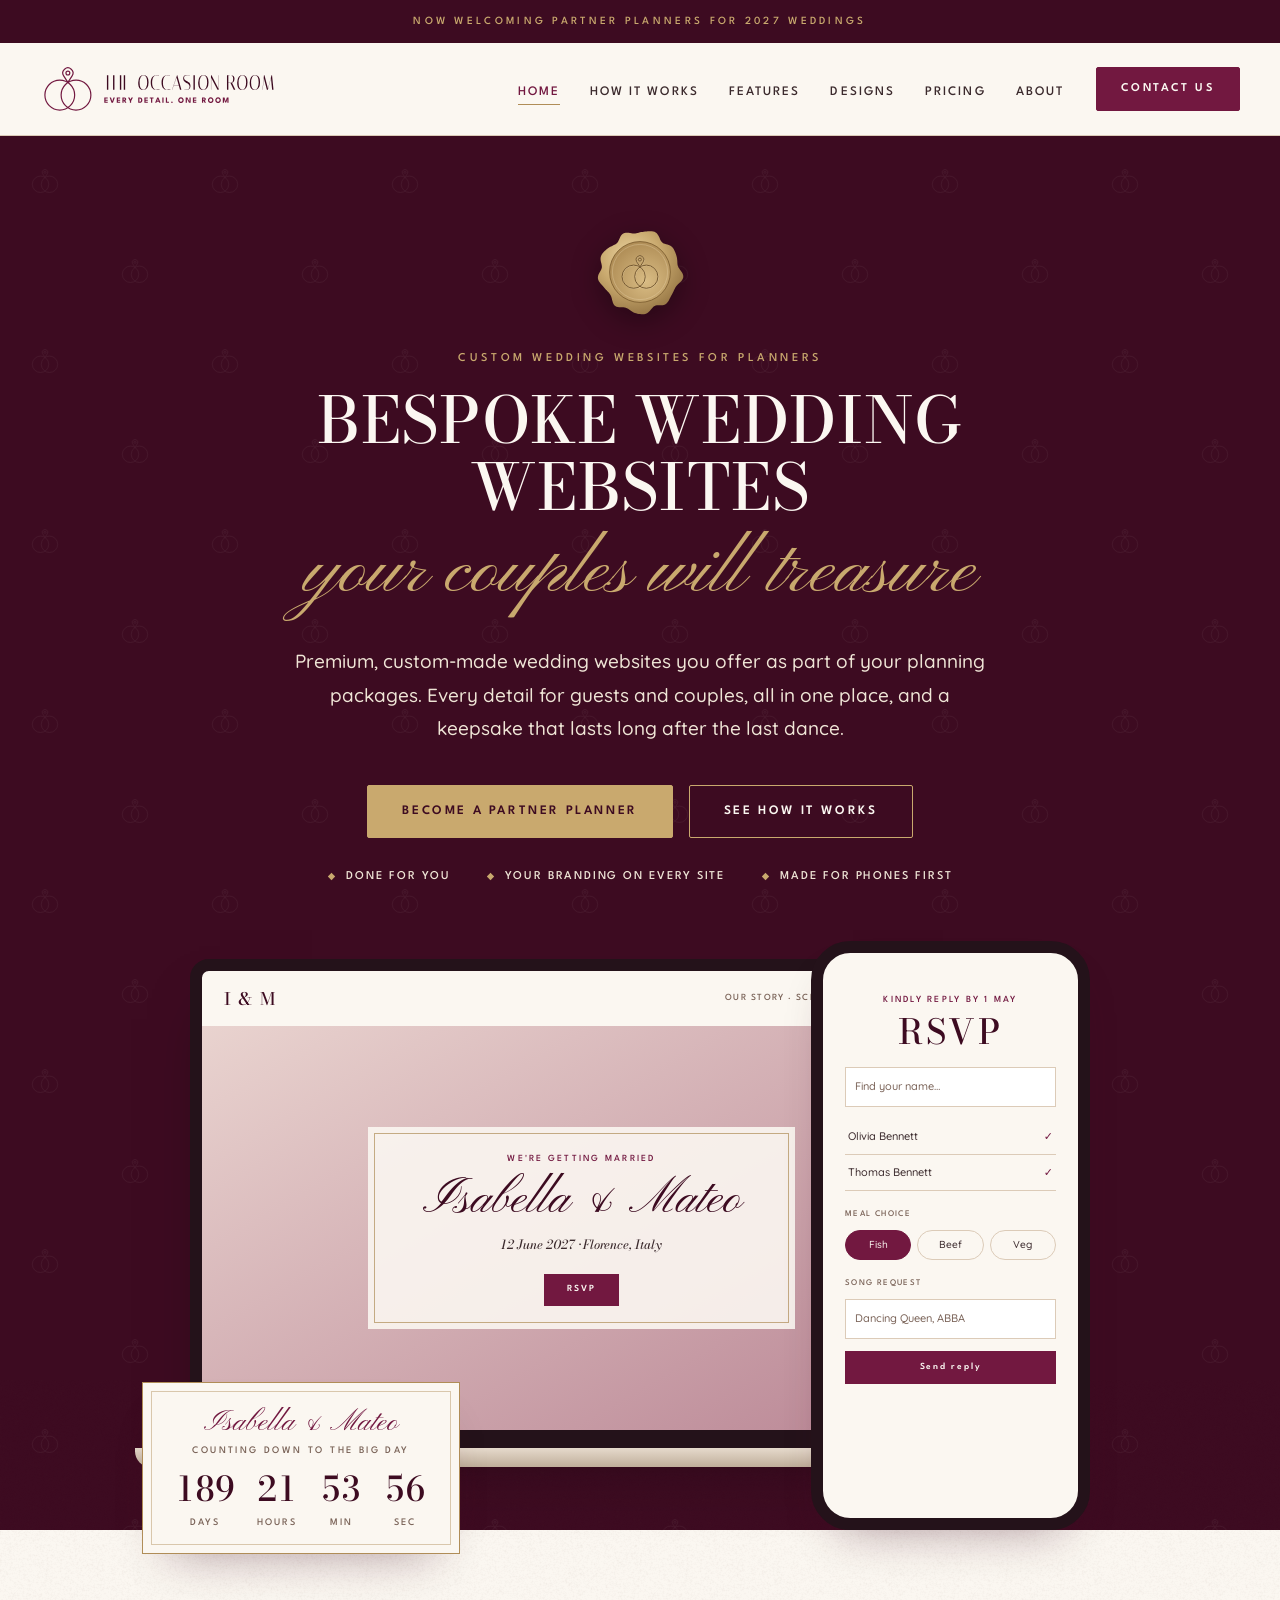
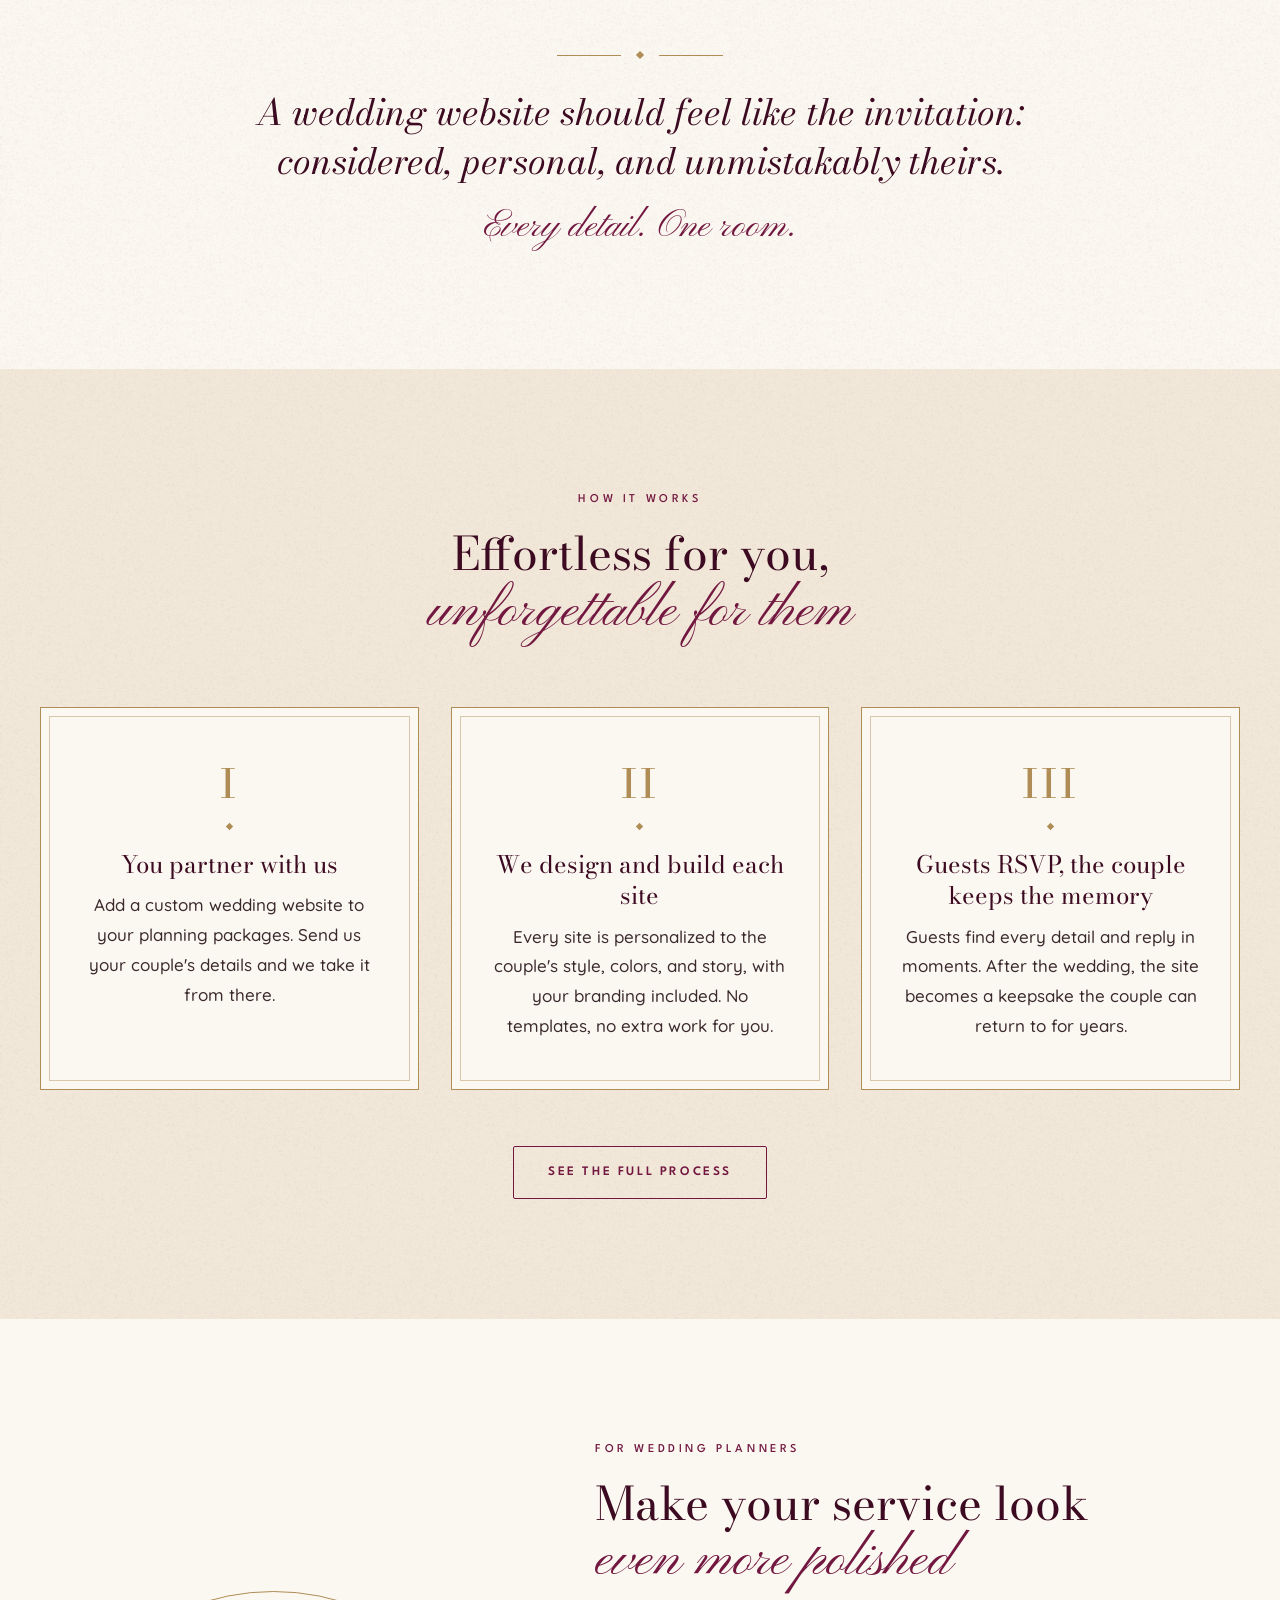
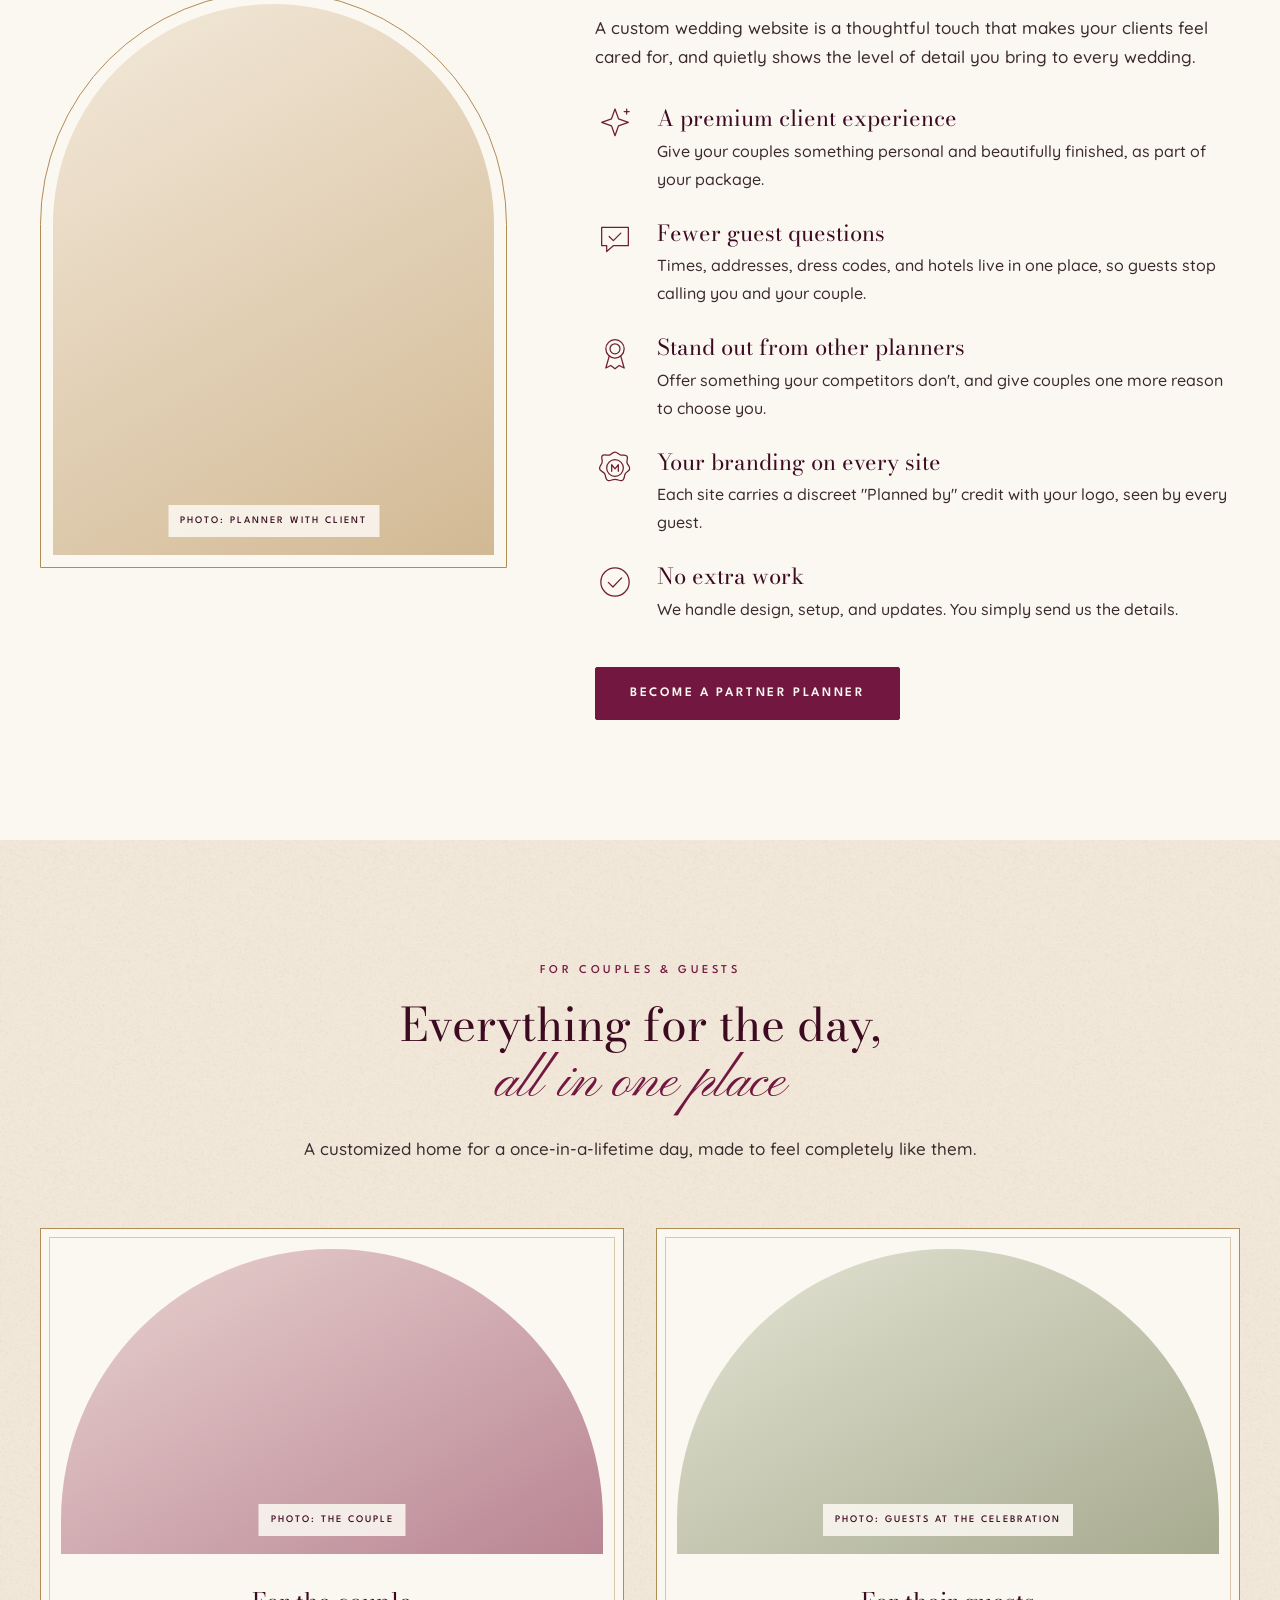
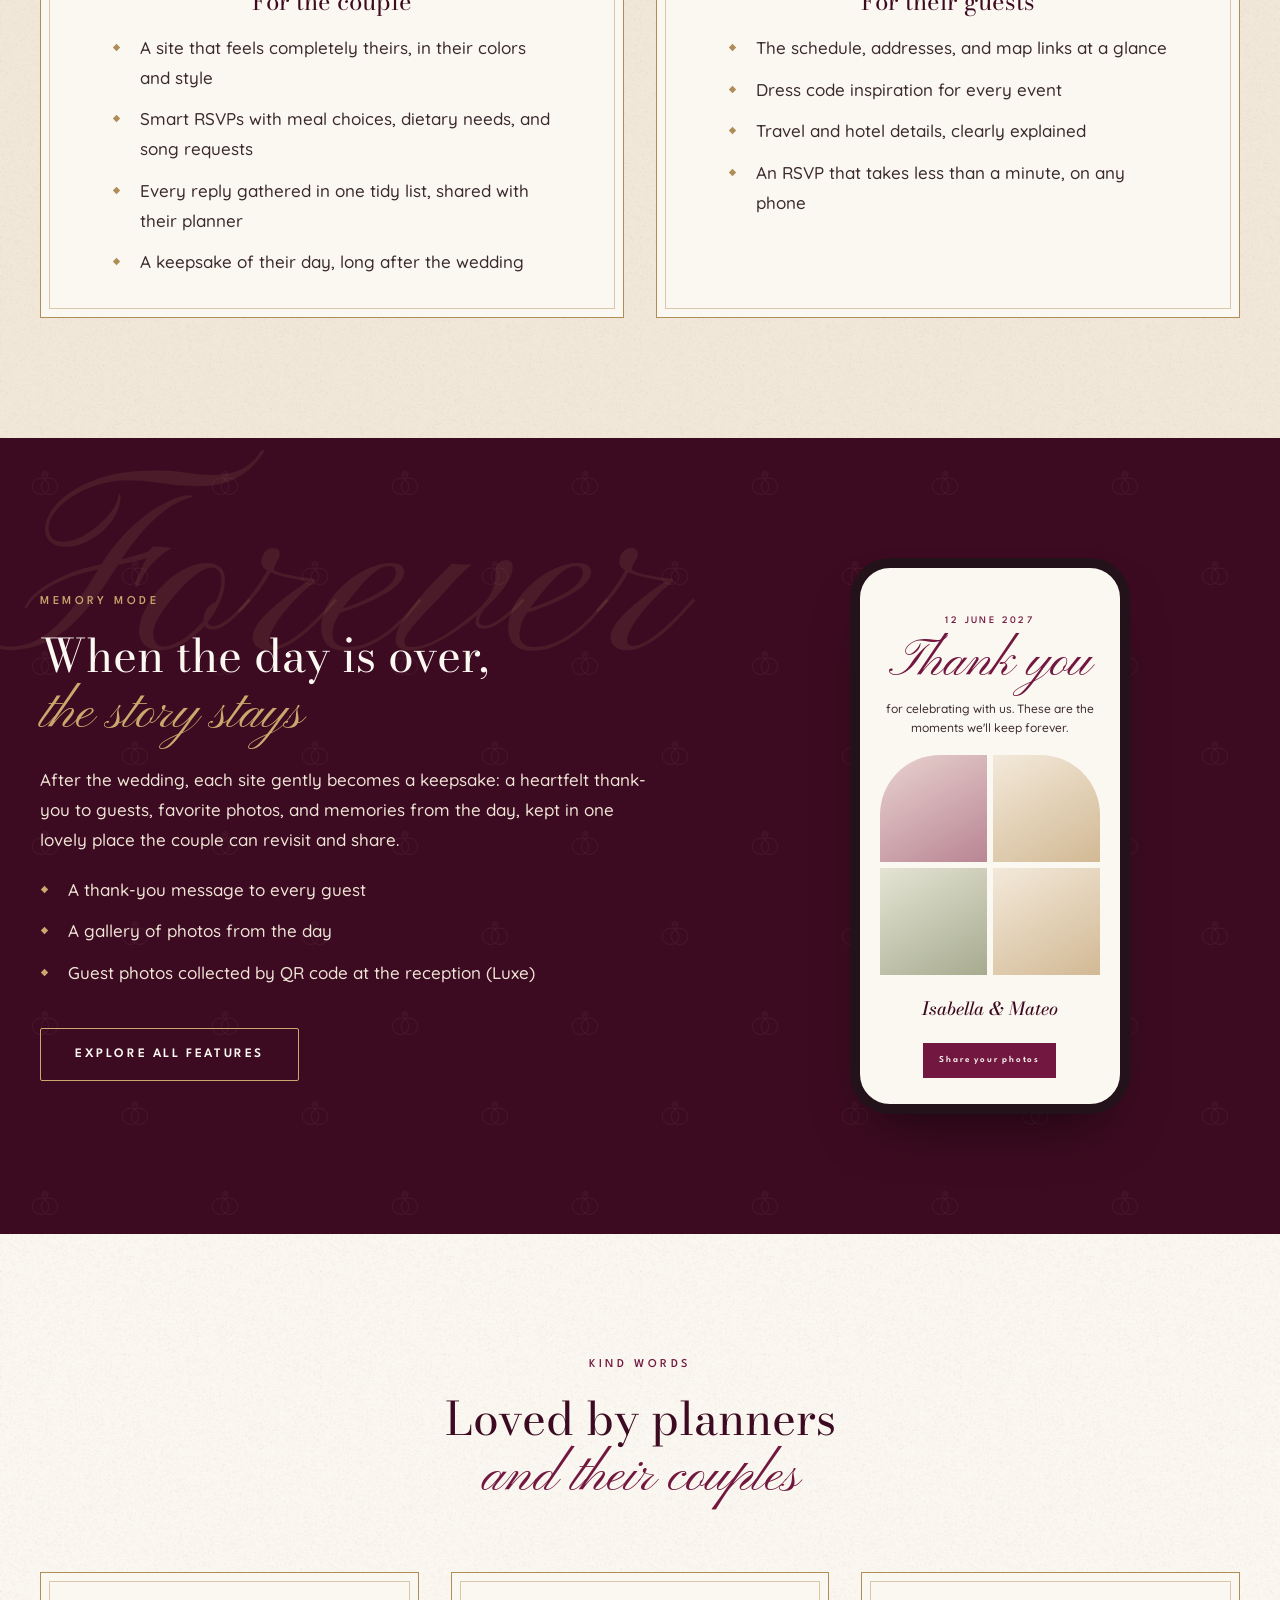
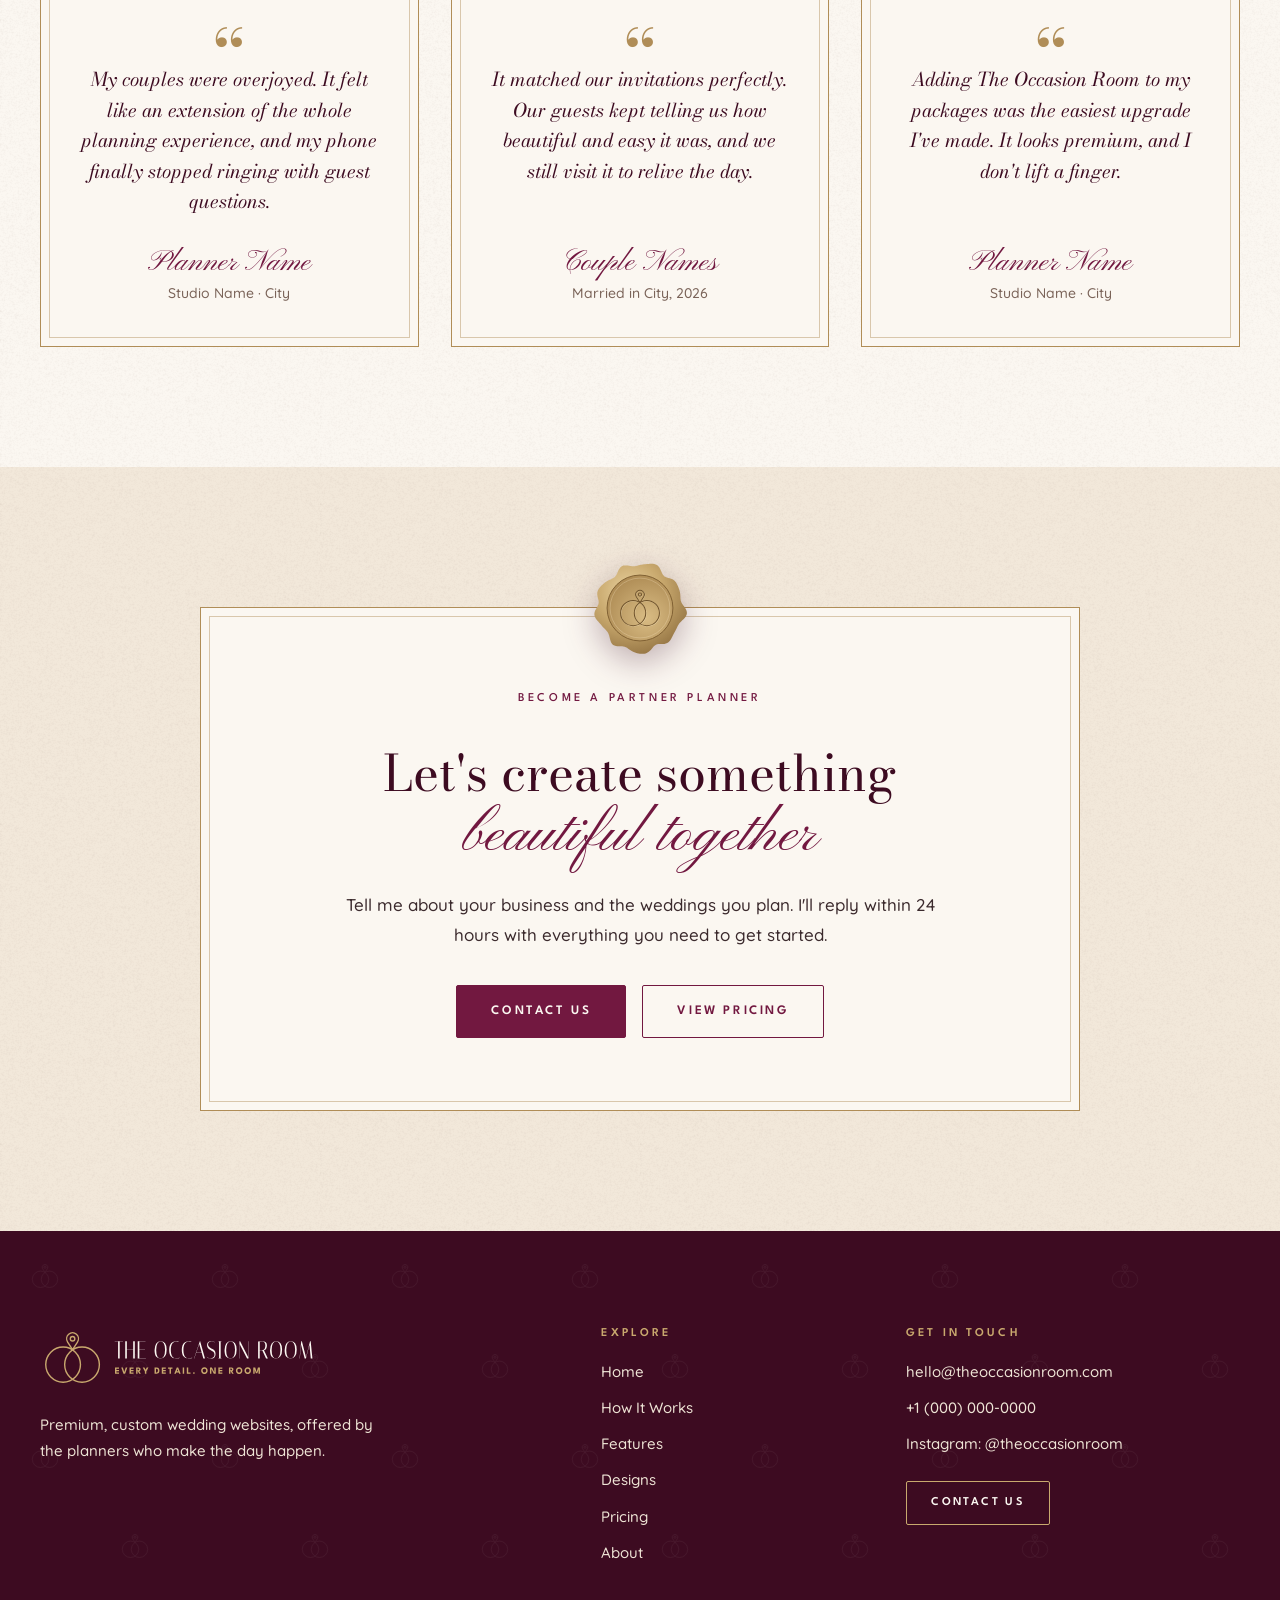
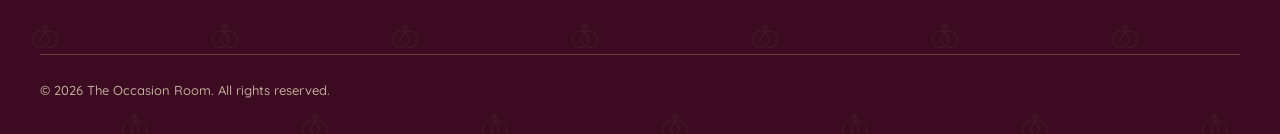
<file: prototype/index.html>
<!doctype html>
<html lang="en">
<head>
  <meta charset="utf-8">
  <meta name="viewport" content="width=device-width, initial-scale=1">
  <title>The Occasion Room | Custom Wedding Websites for Planners</title>
  <meta name="description" content="Premium, custom wedding websites that wedding planners offer their couples. Every detail in one place, and a keepsake that lasts.">
  <link rel="icon" href="assets/logo/favicon.svg">
  <link rel="stylesheet" href="css/style.css">
</head>
<body>

<a class="skip-link" href="#main">Skip to content</a>

<!-- ============================================================
     TOP BAR  (Elementor: part of the Header template)
     ============================================================ -->
<div class="top-bar">
  <p>Now welcoming partner planners for 2027 weddings</p>
</div>

<!-- ============================================================
     HEADER  (Elementor: Theme Builder > Header, sticky)
     Row: Logo (Image) | Nav Menu (6 items) | Button "Contact Us"
     ============================================================ -->
<header class="site-header">
  <div class="container header-inner">
    <a class="header-logo" href="index.html" aria-label="The Occasion Room, home">
      <img src="assets/logo/rings-horizontal.svg" alt="The Occasion Room: Every detail. One room" width="240" height="52">
    </a>

    <nav class="main-nav" id="main-nav" aria-label="Main">
      <ul>
        <li><a href="index.html" aria-current="page">Home</a></li>
        <li><a href="how-it-works.html">How It Works</a></li>
        <li><a href="features.html">Features</a></li>
        <li><a href="designs.html">Designs</a></li>
        <li><a href="pricing.html">Pricing</a></li>
        <li><a href="about.html">About</a></li>
      </ul>
      <a class="btn btn-primary nav-mobile-cta" href="contact.html">Contact Us</a>
    </nav>

    <a class="btn btn-primary btn-sm header-cta" href="contact.html">Contact Us</a>

    <button class="menu-toggle" type="button" aria-expanded="false" aria-controls="main-nav">
      <span class="menu-toggle-bars" aria-hidden="true"></span>
      <span class="menu-toggle-label">Menu</span>
    </button>
  </div>
</header>

<main id="main">

<!-- ============================================================
     SECTION 1: HERO
     Deep Wine + rings pattern. Centered text column, then the device
     mockup, which overlaps into the next section on desktop.
     ============================================================ -->
<section class="hero bg-wine" aria-labelledby="hero-title">
  <div class="container hero-inner">
    <img class="hero-seal" src="assets/images/wax-seal.svg" alt="" width="96" height="96">
    <p class="eyebrow eyebrow-gold">Custom wedding websites for planners</p>
    <h1 id="hero-title">Bespoke wedding websites <span class="script">your couples will treasure</span></h1>
    <p class="lead">Premium, custom-made wedding websites you offer as part of your planning packages. Every detail for guests and couples, all in one place, and a keepsake that lasts long after the last dance.</p>
    <div class="btn-row btn-row-center">
      <a class="btn btn-gold" href="contact.html">Become a Partner Planner</a>
      <a class="btn btn-light" href="how-it-works.html">See How It Works</a>
    </div>
    <ul class="trust-points">
      <li>Done for you</li>
      <li>Your branding on every site</li>
      <li>Made for phones first</li>
    </ul>
  </div>

  <div class="container hero-visual-wrap">
    <div class="hero-visual">
      <!-- Device mockup: exported as one image for Elementor (assets/images/hero-mockup.png) -->
      <div class="devices" role="img" aria-label="A sample wedding website for Isabella and Mateo, shown on a laptop and a phone">
        <div class="laptop">
          <div class="laptop-screen">
            <div class="mini-site">
              <div class="mini-nav"><span class="mini-mono">I &amp; M</span><span class="mini-links">Our Story · Schedule · Travel · RSVP</span></div>
              <div class="mini-hero photo photo-rose">
                <div class="mini-hero-text">
                  <p class="mini-kicker">We're getting married</p>
                  <p class="mini-names">Isabella &amp; Mateo</p>
                  <p class="mini-date">12 June 2027 · Florence, Italy</p>
                  <span class="mini-btn">RSVP</span>
                </div>
              </div>
            </div>
          </div>
          <div class="laptop-base"></div>
        </div>
        <div class="phone">
          <div class="phone-screen">
            <p class="mini-kicker">Kindly reply by 1 May</p>
            <p class="phone-title">RSVP</p>
            <div class="phone-field">Find your name…</div>
            <div class="phone-guest"><span>Olivia Bennett</span><span class="tick">✓</span></div>
            <div class="phone-guest"><span>Thomas Bennett</span><span class="tick">✓</span></div>
            <p class="phone-label">Meal choice</p>
            <div class="phone-pill-row"><span class="phone-pill is-on">Fish</span><span class="phone-pill">Beef</span><span class="phone-pill">Veg</span></div>
            <p class="phone-label">Song request</p>
            <div class="phone-field">Dancing Queen, ABBA</div>
            <span class="mini-btn mini-btn-block">Send reply</span>
          </div>
        </div>
      </div>

      <!-- Live countdown card (Elementor: Countdown widget inside an invitation-style card) -->
      <div class="countdown-card framed" aria-label="Live countdown to Isabella and Mateo's wedding">
        <p class="countdown-label">Isabella &amp; Mateo</p>
        <p class="countdown-sub">Counting down to the big day</p>
        <div class="countdown" data-countdown="2027-06-12T16:00:00">
          <div><span data-unit="days">000</span><small>Days</small></div>
          <div><span data-unit="hours">00</span><small>Hours</small></div>
          <div><span data-unit="minutes">00</span><small>Min</small></div>
          <div><span data-unit="seconds">00</span><small>Sec</small></div>
        </div>
      </div>
    </div>
  </div>
</section>

<!-- ============================================================
     SECTION 2: STATEMENT
     Ivory + paper texture. One centered editorial sentence.
     ============================================================ -->
<section class="section statement texture" aria-label="Our philosophy">
  <div class="container statement-inner">
    <div class="ornament" aria-hidden="true"><span></span><img src="assets/icons/diamond.svg" alt="" width="10" height="10"><span></span></div>
    <p class="statement-text">A wedding website should feel like the invitation: considered, personal, and unmistakably theirs.</p>
    <p class="statement-sign script">Every detail. One room.</p>
  </div>
</section>

<!-- ============================================================
     SECTION 3: HOW IT WORKS (3 invitation cards)
     Champagne + paper texture
     ============================================================ -->
<section class="section bg-champagne texture" aria-labelledby="how-title">
  <div class="container">
    <div class="section-head">
      <p class="eyebrow">How it works</p>
      <h2 id="how-title">Effortless for you, <span class="script">unforgettable for them</span></h2>
    </div>
    <ol class="steps">
      <li class="step framed">
        <span class="step-number" aria-hidden="true">I</span>
        <h3>You partner with us</h3>
        <p>Add a custom wedding website to your planning packages. Send us your couple's details and we take it from there.</p>
      </li>
      <li class="step framed">
        <span class="step-number" aria-hidden="true">II</span>
        <h3>We design and build each site</h3>
        <p>Every site is personalized to the couple's style, colors, and story, with your branding included. No templates, no extra work for you.</p>
      </li>
      <li class="step framed">
        <span class="step-number" aria-hidden="true">III</span>
        <h3>Guests RSVP, the couple keeps the memory</h3>
        <p>Guests find every detail and reply in moments. After the wedding, the site becomes a keepsake the couple can return to for years.</p>
      </li>
    </ol>
    <div class="section-foot">
      <a class="btn btn-secondary" href="how-it-works.html">See the Full Process</a>
    </div>
  </div>
</section>

<!-- ============================================================
     SECTION 4: FOR PLANNERS (5 benefits)
     2 columns (42% / 58%): arch photo left, heading + icon list right
     ============================================================ -->
<section class="section" aria-labelledby="planners-title">
  <div class="container split">
    <div class="split-media">
      <div class="arch-frame">
        <div class="photo photo-champagne arch-photo" role="img" aria-label="Photo placeholder: a wedding planner reviewing a couple's wedding website on a tablet">
          <span class="photo-note">Photo: planner with client</span>
        </div>
      </div>
    </div>
    <div class="split-copy">
      <p class="eyebrow">For wedding planners</p>
      <h2 id="planners-title">Make your service look <span class="script">even more polished</span></h2>
      <p>A custom wedding website is a thoughtful touch that makes your clients feel cared for, and quietly shows the level of detail you bring to every wedding.</p>
      <ul class="benefits">
        <li>
          <img src="assets/icons/sparkle.svg" alt="" width="40" height="40">
          <div><h3>A premium client experience</h3><p>Give your couples something personal and beautifully finished, as part of your package.</p></div>
        </li>
        <li>
          <img src="assets/icons/message-check.svg" alt="" width="40" height="40">
          <div><h3>Fewer guest questions</h3><p>Times, addresses, dress codes, and hotels live in one place, so guests stop calling you and your couple.</p></div>
        </li>
        <li>
          <img src="assets/icons/award.svg" alt="" width="40" height="40">
          <div><h3>Stand out from other planners</h3><p>Offer something your competitors don't, and give couples one more reason to choose you.</p></div>
        </li>
        <li>
          <img src="assets/icons/seal.svg" alt="" width="40" height="40">
          <div><h3>Your branding on every site</h3><p>Each site carries a discreet "Planned by" credit with your logo, seen by every guest.</p></div>
        </li>
        <li>
          <img src="assets/icons/check-circle.svg" alt="" width="40" height="40">
          <div><h3>No extra work</h3><p>We handle design, setup, and updates. You simply send us the details.</p></div>
        </li>
      </ul>
      <a class="btn btn-primary" href="contact.html">Become a Partner Planner</a>
    </div>
  </div>
</section>

<!-- ============================================================
     SECTION 5: FOR COUPLES & GUESTS
     Champagne + paper texture. 2 invitation cards with arch photos
     ============================================================ -->
<section class="section bg-champagne texture" aria-labelledby="couples-title">
  <div class="container">
    <div class="section-head">
      <p class="eyebrow">For couples &amp; guests</p>
      <h2 id="couples-title">Everything for the day, <span class="script">all in one place</span></h2>
      <p>A customized home for a once-in-a-lifetime day, made to feel completely like them.</p>
    </div>
    <div class="cards-2">
      <article class="card framed">
        <div class="photo photo-rose card-photo" role="img" aria-label="Photo placeholder: a couple smiling together outdoors">
          <span class="photo-note">Photo: the couple</span>
        </div>
        <div class="card-body">
          <h3>For the couple</h3>
          <ul class="check-list">
            <li>A site that feels completely theirs, in their colors and style</li>
            <li>Smart RSVPs with meal choices, dietary needs, and song requests</li>
            <li>Every reply gathered in one tidy list, shared with their planner</li>
            <li>A keepsake of their day, long after the wedding</li>
          </ul>
        </div>
      </article>
      <article class="card framed">
        <div class="photo photo-sage card-photo" role="img" aria-label="Photo placeholder: wedding guests checking the schedule on a phone">
          <span class="photo-note">Photo: guests at the celebration</span>
        </div>
        <div class="card-body">
          <h3>For their guests</h3>
          <ul class="check-list">
            <li>The schedule, addresses, and map links at a glance</li>
            <li>Dress code inspiration for every event</li>
            <li>Travel and hotel details, clearly explained</li>
            <li>An RSVP that takes less than a minute, on any phone</li>
          </ul>
        </div>
      </article>
    </div>
  </div>
</section>

<!-- ============================================================
     SECTION 6: MEMORY MODE
     Deep Wine + rings pattern, oversized faint script word behind.
     2 columns: text left, phone image right
     ============================================================ -->
<section class="section bg-wine memory" aria-labelledby="memory-title">
  <p class="memory-word" aria-hidden="true">Forever</p>
  <div class="container split split-reverse">
    <div class="split-copy">
      <p class="eyebrow eyebrow-gold">Memory mode</p>
      <h2 id="memory-title">When the day is over, <span class="script">the story stays</span></h2>
      <p>After the wedding, each site gently becomes a keepsake: a heartfelt thank-you to guests, favorite photos, and memories from the day, kept in one lovely place the couple can revisit and share.</p>
      <ul class="check-list check-list-light">
        <li>A thank-you message to every guest</li>
        <li>A gallery of photos from the day</li>
        <li>Guest photos collected by QR code at the reception (Luxe)</li>
      </ul>
      <a class="btn btn-light" href="features.html">Explore All Features</a>
    </div>
    <div class="split-media memory-visual">
      <!-- Exported as one image for Elementor (assets/images/memory-mockup.png) -->
      <div class="phone phone-solo" role="img" aria-label="A wedding website in memory mode, showing a thank-you message and photos">
        <div class="phone-screen">
          <p class="mini-kicker">12 June 2027</p>
          <p class="phone-title">Thank you</p>
          <p class="phone-text">for celebrating with us. These are the moments we'll keep forever.</p>
          <div class="phone-gallery">
            <span class="photo photo-rose"></span>
            <span class="photo photo-champagne"></span>
            <span class="photo photo-sage"></span>
            <span class="photo photo-champagne"></span>
          </div>
          <p class="phone-sign">Isabella &amp; Mateo</p>
          <span class="mini-btn">Share your photos</span>
        </div>
      </div>
    </div>
  </div>
</section>

<!-- ============================================================
     SECTION 7: TESTIMONIALS (placeholders)
     Ivory + paper texture, 3 framed quote cards
     ============================================================ -->
<section class="section texture" aria-labelledby="kind-words-title">
  <div class="container">
    <div class="section-head">
      <p class="eyebrow">Kind words</p>
      <h2 id="kind-words-title">Loved by planners <span class="script">and their couples</span></h2>
    </div>
    <div class="cards-3">
      <figure class="quote framed">
        <span class="quote-mark" aria-hidden="true">“</span>
        <blockquote>My couples were overjoyed. It felt like an extension of the whole planning experience, and my phone finally stopped ringing with guest questions.</blockquote>
        <figcaption><strong>Planner Name</strong>Studio Name · City</figcaption>
      </figure>
      <figure class="quote framed">
        <span class="quote-mark" aria-hidden="true">“</span>
        <blockquote>It matched our invitations perfectly. Our guests kept telling us how beautiful and easy it was, and we still visit it to relive the day.</blockquote>
        <figcaption><strong>Couple Names</strong>Married in City, 2026</figcaption>
      </figure>
      <figure class="quote framed">
        <span class="quote-mark" aria-hidden="true">“</span>
        <blockquote>Adding The Occasion Room to my packages was the easiest upgrade I've made. It looks premium, and I don't lift a finger.</blockquote>
        <figcaption><strong>Planner Name</strong>Studio Name · City</figcaption>
      </figure>
    </div>
  </div>
</section>

<!-- ============================================================
     SECTION 8: FINAL CALL TO ACTION (repeat on every page)
     Champagne + texture. Framed invitation card with a wax seal on its top edge
     ============================================================ -->
<section class="section cta bg-champagne texture" aria-labelledby="cta-title">
  <div class="container">
    <div class="cta-card framed">
      <img class="cta-seal" src="assets/images/wax-seal.svg" alt="" width="104" height="104">
      <p class="eyebrow">Become a partner planner</p>
      <h2 id="cta-title">Let's create something <span class="script">beautiful together</span></h2>
      <p>Tell me about your business and the weddings you plan. I'll reply within 24 hours with everything you need to get started.</p>
      <div class="btn-row btn-row-center">
        <a class="btn btn-primary" href="contact.html">Contact Us</a>
        <a class="btn btn-secondary" href="pricing.html">View Pricing</a>
      </div>
    </div>
  </div>
</section>

</main>

<!-- ============================================================
     FOOTER  (Elementor: Theme Builder > Footer)
     Deep Wine + rings pattern. 3 columns + bottom bar
     ============================================================ -->
<footer class="site-footer bg-wine">
  <div class="container footer-grid">
    <div class="footer-brand">
      <img src="assets/logo/rings-horizontal-light.svg" alt="The Occasion Room: Every detail. One room" width="280" height="60">
      <p>Premium, custom wedding websites, offered by the planners who make the day happen.</p>
    </div>
    <nav class="footer-col" aria-label="Footer">
      <h2 class="footer-title">Explore</h2>
      <ul>
        <li><a href="index.html">Home</a></li>
        <li><a href="how-it-works.html">How It Works</a></li>
        <li><a href="features.html">Features</a></li>
        <li><a href="designs.html">Designs</a></li>
        <li><a href="pricing.html">Pricing</a></li>
        <li><a href="about.html">About</a></li>
      </ul>
    </nav>
    <div class="footer-col">
      <h2 class="footer-title">Get in touch</h2>
      <ul>
        <li><a href="mailto:hello@theoccasionroom.com">hello@theoccasionroom.com</a></li>
        <li><a href="tel:+10000000000">+1 (000) 000-0000</a></li>
        <li><a href="https://instagram.com/theoccasionroom">Instagram: @theoccasionroom</a></li>
      </ul>
      <a class="btn btn-light btn-sm" href="contact.html">Contact Us</a>
    </div>
  </div>
  <div class="container footer-bottom">
    <p>© 2026 The Occasion Room. All rights reserved.</p>
  </div>
</footer>

<!-- Floating contact button: mobile only (Elementor: Button, position fixed, hidden on desktop/tablet) -->
<a class="floating-contact" href="contact.html">Contact</a>

<script src="js/main.js"></script>
</body>
</html>
</file>
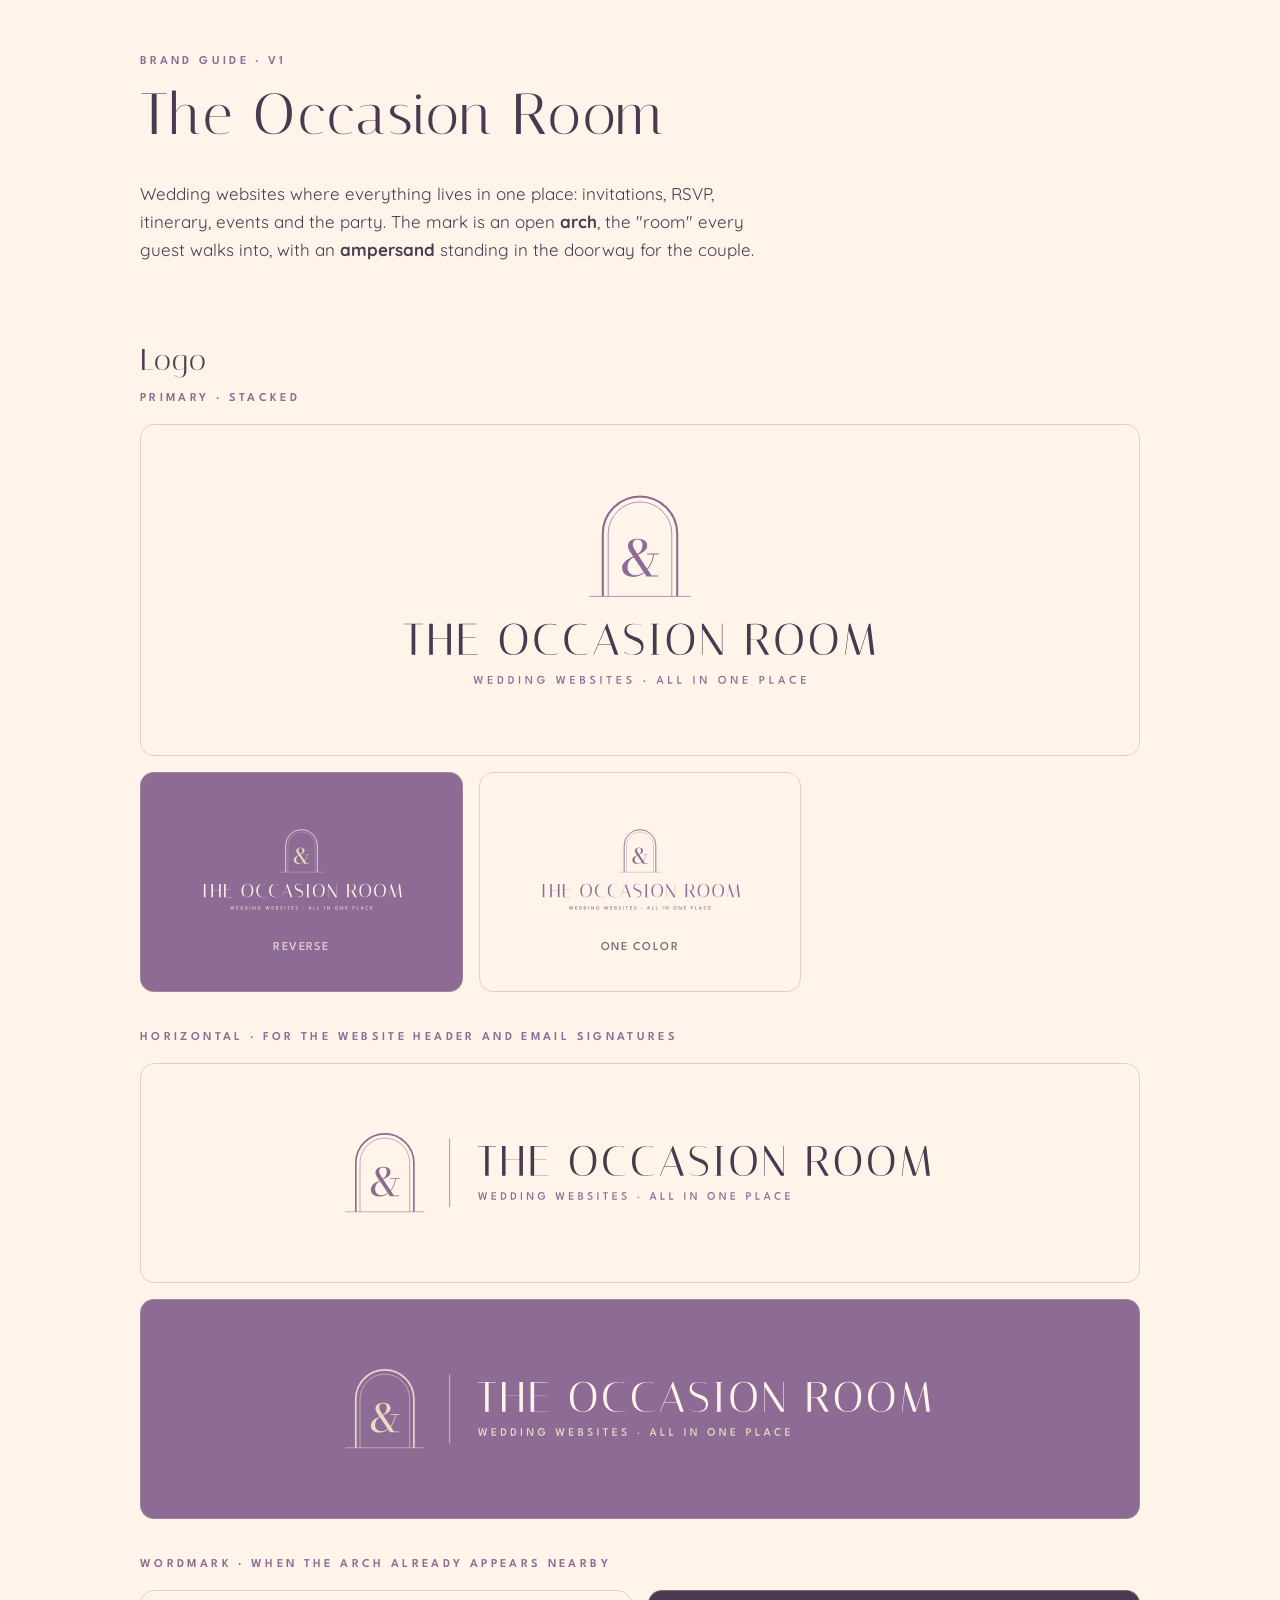
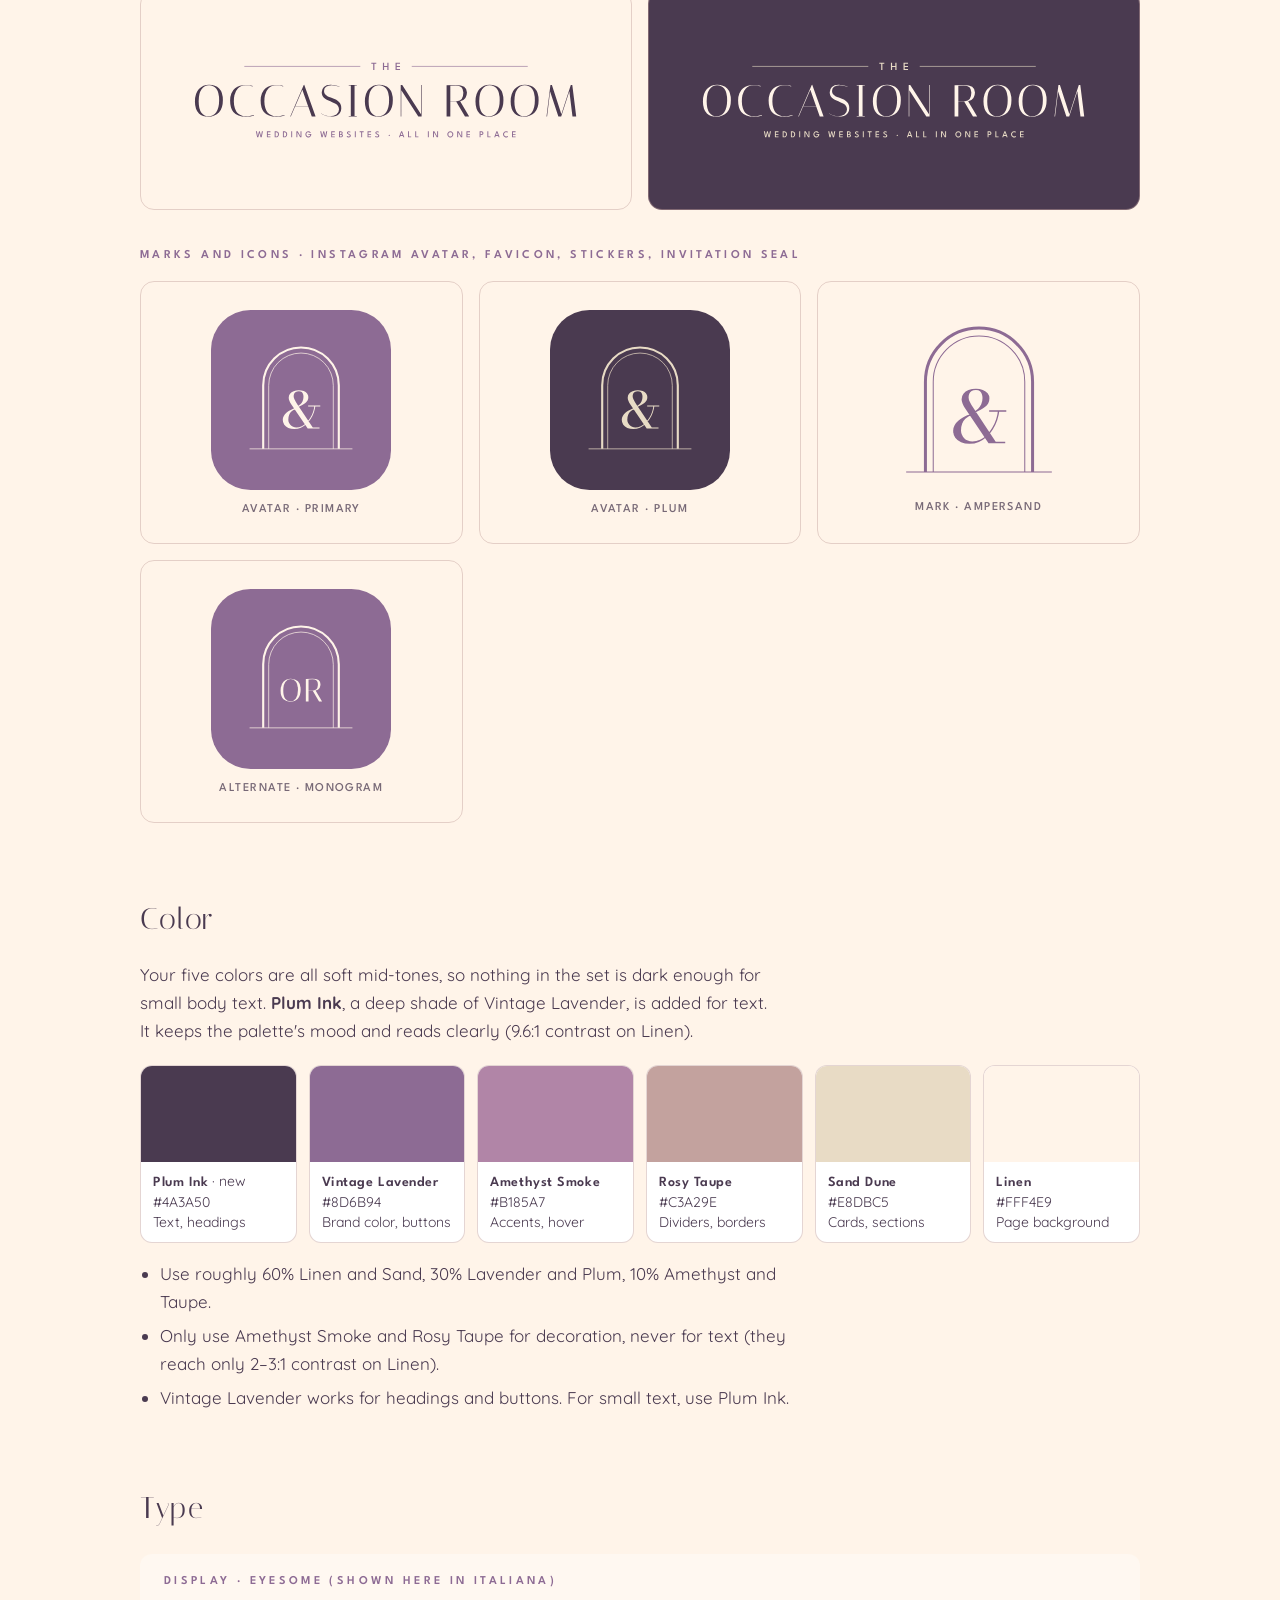
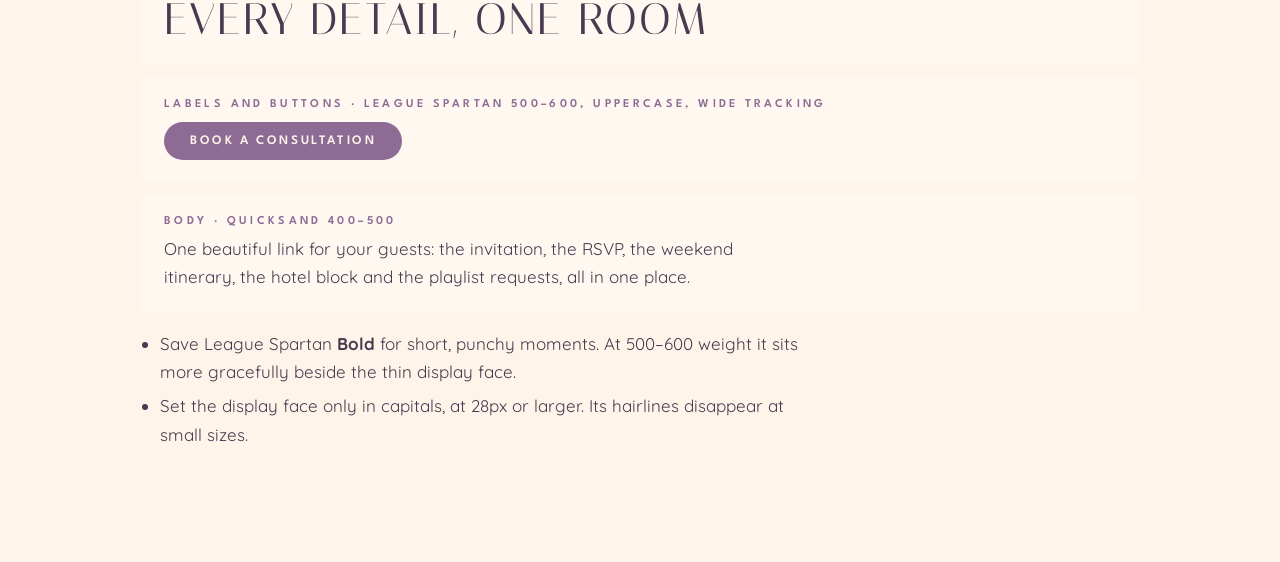
<file: brand/brand-guide.html>
<!doctype html>
<html lang="en">
<head>
<meta charset="utf-8">
<meta name="viewport" content="width=device-width, initial-scale=1">
<title>The Occasion Room · Brand Guide</title>
<link rel="icon" href="logo/favicon.svg">
<link rel="stylesheet" href="tokens.css">
<style>
  * { box-sizing: border-box; }
  body { margin: 0; background: var(--tor-linen); color: var(--tor-plum); font: 17px/1.65 var(--tor-font-body); }
  main { max-width: 1040px; margin: 0 auto; padding: 56px 20px 96px; }
  h1, h2 { font-family: var(--tor-font-display); font-weight: 400; letter-spacing: .04em; }
  h1 { font-size: clamp(34px, 6vw, 58px); margin: 0 0 4px; }
  h2 { font-size: 30px; margin: 72px 0 8px; }
  .label { font: 600 12px var(--tor-font-label); letter-spacing: .28em; text-transform: uppercase; color: var(--tor-lavender); }
  p { max-width: 64ch; }
  .grid { display: grid; gap: 16px; grid-template-columns: repeat(auto-fit, minmax(280px, 1fr)); margin-top: 20px; }
  .tile { border-radius: 14px; padding: 28px; display: flex; flex-direction: column; justify-content: center; align-items: center; min-height: 220px; border: 1px solid color-mix(in srgb, var(--tor-taupe) 45%, transparent); }
  .tile img { max-width: 100%; height: auto; }
  .tile small { margin-top: 14px; font: 500 12px var(--tor-font-label); letter-spacing: .12em; opacity: .75; }
  .wide { grid-column: 1 / -1; }
  .swatches { display: grid; grid-template-columns: repeat(auto-fit, minmax(150px, 1fr)); gap: 12px; margin-top: 20px; }
  .sw { border-radius: 12px; overflow: hidden; border: 1px solid color-mix(in srgb, var(--tor-taupe) 45%, transparent); background: #fff; }
  .sw div { height: 96px; }
  .sw p { margin: 0; padding: 10px 12px; font-size: 14px; line-height: 1.4; }
  .sw b { font-family: var(--tor-font-label); font-weight: 600; letter-spacing: .04em; }
  .type { display: grid; gap: 12px; margin-top: 20px; }
  .type > div { background: #fff8f1; border-radius: 12px; padding: 22px 24px; }
  .btn { display: inline-block; background: var(--tor-lavender); color: var(--tor-linen); padding: 13px 26px; border-radius: 999px; font: 600 13px var(--tor-font-label); letter-spacing: .2em; text-transform: uppercase; text-decoration: none; }
  ul { padding-left: 20px; } li { margin: 6px 0; max-width: 64ch; }
</style>
</head>
<body>
<main>
  <div class="label">Brand guide · v1</div>
  <h1>The Occasion Room</h1>
  <p>Wedding websites where everything lives in one place: invitations, RSVP, itinerary, events and the party. The mark is an open <strong>arch</strong>, the "room" every guest walks into, with an <strong>ampersand</strong> standing in the doorway for the couple.</p>

  <h2>Logo</h2>
  <div class="label">Primary · stacked</div>
  <div class="grid">
    <div class="tile wide"><img src="logo/occasion-room-stacked.svg" alt="The Occasion Room stacked logo" width="620"></div>
    <div class="tile" style="background:var(--tor-lavender)"><img src="logo/occasion-room-stacked-reverse.svg" alt="Stacked logo, reversed"><small style="color:var(--tor-linen)">REVERSE</small></div>
    <div class="tile"><img src="logo/occasion-room-stacked-lavender.svg" alt="Stacked logo, single color"><small>ONE COLOR</small></div>
  </div>

  <div class="label" style="margin-top:40px">Horizontal · for the website header and email signatures</div>
  <div class="grid">
    <div class="tile wide"><img src="logo/occasion-room-horizontal.svg" alt="Horizontal logo" width="640"></div>
    <div class="tile wide" style="background:var(--tor-lavender)"><img src="logo/occasion-room-horizontal-reverse.svg" alt="Horizontal logo, reversed" width="640"></div>
  </div>

  <div class="label" style="margin-top:40px">Wordmark · when the arch already appears nearby</div>
  <div class="grid">
    <div class="tile"><img src="logo/occasion-room-wordmark.svg" alt="Wordmark"></div>
    <div class="tile" style="background:var(--tor-plum)"><img src="logo/occasion-room-wordmark-reverse.svg" alt="Wordmark, reversed"></div>
  </div>

  <div class="label" style="margin-top:40px">Marks and icons · Instagram avatar, favicon, stickers, invitation seal</div>
  <div class="grid">
    <div class="tile"><img src="logo/icon-lavender.svg" alt="" width="180"><small>AVATAR · PRIMARY</small></div>
    <div class="tile"><img src="logo/icon-plum.svg" alt="" width="180"><small>AVATAR · PLUM</small></div>
    <div class="tile"><img src="logo/mark-ampersand.svg" alt="" width="150"><small>MARK · AMPERSAND</small></div>
    <div class="tile"><img src="logo/icon-monogram.svg" alt="" width="180"><small>ALTERNATE · MONOGRAM</small></div>
  </div>

  <h2>Color</h2>
  <p>Your five colors are all soft mid-tones, so nothing in the set is dark enough for small body text. <strong>Plum Ink</strong>, a deep shade of Vintage Lavender, is added for text. It keeps the palette's mood and reads clearly (9.6:1 contrast on Linen).</p>
  <div class="swatches">
    <div class="sw"><div style="background:#4A3A50"></div><p><b>Plum Ink</b> · new<br>#4A3A50<br>Text, headings</p></div>
    <div class="sw"><div style="background:#8D6B94"></div><p><b>Vintage Lavender</b><br>#8D6B94<br>Brand color, buttons</p></div>
    <div class="sw"><div style="background:#B185A7"></div><p><b>Amethyst Smoke</b><br>#B185A7<br>Accents, hover</p></div>
    <div class="sw"><div style="background:#C3A29E"></div><p><b>Rosy Taupe</b><br>#C3A29E<br>Dividers, borders</p></div>
    <div class="sw"><div style="background:#E8DBC5"></div><p><b>Sand Dune</b><br>#E8DBC5<br>Cards, sections</p></div>
    <div class="sw"><div style="background:#FFF4E9"></div><p><b>Linen</b><br>#FFF4E9<br>Page background</p></div>
  </div>
  <ul>
    <li>Use roughly 60% Linen and Sand, 30% Lavender and Plum, 10% Amethyst and Taupe.</li>
    <li>Only use Amethyst Smoke and Rosy Taupe for decoration, never for text (they reach only 2–3:1 contrast on Linen).</li>
    <li>Vintage Lavender works for headings and buttons. For small text, use Plum Ink.</li>
  </ul>

  <h2>Type</h2>
  <div class="type">
    <div><div class="label">Display · Eyesome (shown here in Italiana)</div><div style="font:400 44px/1.1 var(--tor-font-display);letter-spacing:.05em;margin-top:8px">EVERY DETAIL, ONE ROOM</div></div>
    <div><div class="label">Labels and buttons · League Spartan 500–600, uppercase, wide tracking</div><div style="margin-top:12px"><a class="btn" href="#">Book a consultation</a></div></div>
    <div><div class="label">Body · Quicksand 400–500</div><p style="margin:8px 0 0">One beautiful link for your guests: the invitation, the RSVP, the weekend itinerary, the hotel block and the playlist requests, all in one place.</p></div>
  </div>
  <ul>
    <li>Save League Spartan <b>Bold</b> for short, punchy moments. At 500–600 weight it sits more gracefully beside the thin display face.</li>
    <li>Set the display face only in capitals, at 28px or larger. Its hairlines disappear at small sizes.</li>
  </ul>
</main>
</body>
</html>
</file>
<file: prototype/css/style.css>
/* ==========================================================================
   The Occasion Room: homepage prototype
   Every value here is listed in DESIGN-GUIDE.md for the Elementor build.
   Breakpoints match Elementor defaults: tablet <= 1024px, mobile <= 767px.
   ========================================================================== */

/* Fonts (self-hosted copies of the Google Fonts; Elementor loads the same fonts from Google) */
@font-face { font-family: "Bodoni Moda"; src: url("../assets/fonts/bodoni-moda.woff2") format("woff2"); font-weight: 400 700; font-style: normal; font-display: swap; }
@font-face { font-family: "Bodoni Moda"; src: url("../assets/fonts/bodoni-moda-italic.woff2") format("woff2"); font-weight: 400 700; font-style: italic; font-display: swap; }
@font-face { font-family: "Pinyon Script"; src: url("../assets/fonts/pinyon-script.woff2") format("woff2"); font-weight: 400; font-display: swap; }
@font-face { font-family: "League Spartan"; src: url("../assets/fonts/league-spartan.woff2") format("woff2"); font-weight: 100 900; font-display: swap; }
@font-face { font-family: "Quicksand"; src: url("../assets/fonts/quicksand.woff2") format("woff2"); font-weight: 300 700; font-display: swap; }

:root {
  /* Colors */
  --ivory: #FBF7F1;       /* page background */
  --champagne: #F2E8DA;   /* alternate section background */
  --cream: #EFE5D6;       /* logo line color, light text on Deep Wine */
  --line: #DCCBB8;        /* neutral borders and dividers */
  --taupe: #7A6358;       /* muted text, captions */
  --text: #3B2A2D;        /* body text */
  --deep-wine: #3D0B21;   /* headings, dark sections, footer */
  --wine: #721840;        /* accent (logo color): buttons, links, icons, script on light */
  --wine-hover: #5A1232;  /* button hover */
  --gold: #B08D57;        /* frames, ornaments, numerals on light (never body text) */
  --soft-gold: #C9A96E;   /* script, eyebrows, buttons on Deep Wine */

  /* Fonts */
  --font-display: "Bodoni Moda", "Didot", Georgia, serif;
  --font-script: "Pinyon Script", cursive;
  --font-label: "League Spartan", system-ui, sans-serif;
  --font-body: "Quicksand", system-ui, sans-serif;

  /* Layout */
  --container: 1200px;
  --gutter: 24px;
  --section-y: 120px;
  --radius: 2px;
  --frame-inset: 8px;
  --shadow: 0 24px 50px -28px rgba(61, 11, 33, 0.45);
}

*, *::before, *::after { box-sizing: border-box; }

html { scroll-behavior: smooth; }

body {
  margin: 0;
  background: var(--ivory);
  color: var(--text);
  font-family: var(--font-body);
  font-weight: 500;
  font-size: 17px;
  line-height: 1.75;
  -webkit-font-smoothing: antialiased;
  /* Match how Elementor serves Bodoni Moda (standard optical size, sturdier hairlines) */
  font-optical-sizing: none;
}

img { max-width: 100%; height: auto; display: block; }

a { color: var(--wine); }

h1, h2, h3 {
  font-family: var(--font-display);
  font-weight: 400;
  color: var(--deep-wine);
  margin: 0 0 20px;
  line-height: 1.12;
}
h1 { font-size: 64px; font-weight: 500; line-height: 1.05; text-transform: uppercase; letter-spacing: 0.01em; }
h2 { font-size: 46px; }
h3 { font-size: 24px; line-height: 1.3; margin-bottom: 10px; }

/* Script accent line inside a heading (Elementor: <span class="script"> + global CSS) */
.script {
  display: block;
  font-family: var(--font-script);
  font-weight: 400;
  font-size: 1.2em;
  line-height: 1.15;
  text-transform: none;
  letter-spacing: 0;
  color: var(--wine);
}

p { margin: 0 0 20px; }

.skip-link {
  position: absolute; left: -999px; top: 8px;
  background: var(--wine); color: var(--ivory); padding: 8px 16px; z-index: 100;
}
.skip-link:focus { left: 8px; }

:focus-visible { outline: 2px solid var(--gold); outline-offset: 3px; }

.container {
  width: 100%;
  max-width: calc(var(--container) + var(--gutter) * 2);
  margin: 0 auto;
  padding: 0 var(--gutter);
}

.section { padding: var(--section-y) 0; position: relative; }

/* Backgrounds */
.texture { background-image: url("../assets/images/paper-texture.png"); }
.bg-champagne { background-color: var(--champagne); }
.bg-wine {
  background-color: var(--deep-wine);
  background-image: url("../assets/images/pattern-rings.svg");
  color: var(--cream);
}
.bg-wine h1, .bg-wine h2, .bg-wine h3 { color: var(--ivory); }
.bg-wine .script { color: var(--soft-gold); }

.eyebrow {
  font-family: var(--font-label);
  font-weight: 500;
  font-size: 12px;
  letter-spacing: 0.3em;
  text-transform: uppercase;
  color: var(--wine);
  margin-bottom: 18px;
}
.eyebrow-gold { color: var(--soft-gold); }

.lead { font-size: 19px; }

.section-head { text-align: center; max-width: 860px; margin: 0 auto 64px; }
.section-head p:last-child { margin-bottom: 0; }
.section-foot { text-align: center; margin-top: 56px; }

/* Invitation frame: thin gold border + a second hairline inset 8px
   (Elementor: outer container with border and 8px padding, inner container with border) */
.framed { position: relative; border: 1px solid var(--gold); }
.framed::before {
  content: ""; position: absolute; inset: var(--frame-inset);
  border: 1px solid rgba(176, 141, 87, 0.45); pointer-events: none;
}

/* Ornament: line, diamond, line */
.ornament { display: flex; align-items: center; justify-content: center; gap: 14px; margin-bottom: 28px; }
.ornament span { width: 64px; height: 1px; background: var(--gold); }

/* ---------- Buttons ---------- */
.btn {
  display: inline-block;
  font-family: var(--font-label);
  font-weight: 600;
  font-size: 13px;
  line-height: 1;
  letter-spacing: 0.2em;
  text-transform: uppercase;
  text-decoration: none;
  text-align: center;
  padding: 19px 34px;
  border: 1px solid transparent;
  border-radius: var(--radius);
  transition: background-color 0.3s ease, color 0.3s ease, border-color 0.3s ease;
}
.btn-sm { padding: 15px 24px; font-size: 12px; }

.btn-primary { background: var(--wine); color: var(--ivory); border-color: var(--wine); }
.btn-primary:hover { background: var(--wine-hover); border-color: var(--wine-hover); }

.btn-secondary { background: transparent; color: var(--wine); border-color: var(--wine); }
.btn-secondary:hover { background: var(--wine); color: var(--ivory); }

.btn-gold { background: var(--soft-gold); color: var(--deep-wine); border-color: var(--soft-gold); }
.btn-gold:hover { background: var(--cream); border-color: var(--cream); }

.btn-light { background: transparent; color: var(--ivory); border-color: var(--soft-gold); }
.btn-light:hover { background: var(--soft-gold); color: var(--deep-wine); }

.btn-row { display: flex; flex-wrap: wrap; gap: 16px; }
.btn-row-center { justify-content: center; }

/* ---------- Top bar + header ---------- */
.top-bar {
  background: var(--deep-wine); color: var(--soft-gold); text-align: center;
  font-family: var(--font-label); font-weight: 500; font-size: 11px; letter-spacing: 0.3em; text-transform: uppercase;
  padding: 12px var(--gutter);
}
.top-bar p { margin: 0; }

.site-header {
  position: sticky; top: 0; z-index: 50;
  background: rgba(251, 247, 241, 0.97);
  border-bottom: 1px solid var(--line);
}
.header-inner { display: flex; align-items: center; gap: 32px; height: 92px; }
.header-logo img { width: 240px; }
.main-nav { margin-left: auto; }
.main-nav ul { list-style: none; display: flex; gap: 30px; margin: 0; padding: 0; }
.main-nav a {
  font-family: var(--font-label);
  font-weight: 500;
  font-size: 13px;
  letter-spacing: 0.16em;
  text-transform: uppercase;
  color: var(--text);
  text-decoration: none;
  padding: 6px 0;
  border-bottom: 1px solid transparent;
  transition: color 0.2s ease, border-color 0.2s ease;
}
.main-nav a:hover, .main-nav a[aria-current="page"] { color: var(--wine); border-bottom-color: var(--gold); }
.nav-mobile-cta, .menu-toggle { display: none; }

/* ---------- Photo placeholders (replace with real images) ---------- */
.photo { position: relative; overflow: hidden; background: var(--champagne); }
.photo-rose { background: linear-gradient(150deg, #E9D3CF 0%, #B98594 100%); }
.photo-champagne { background: linear-gradient(150deg, #F3E9DA 0%, #D2B994 100%); }
.photo-sage { background: linear-gradient(150deg, #E4E4D4 0%, #A7AB8F 100%); }
.photo-note {
  position: absolute; left: 50%; bottom: 18px; transform: translateX(-50%); white-space: nowrap;
  font-family: var(--font-label); font-size: 10px; letter-spacing: 0.2em; text-transform: uppercase;
  color: var(--deep-wine); background: rgba(251, 247, 241, 0.88); padding: 7px 12px;
}

/* ---------- 1. Hero ---------- */
.hero { padding: 88px 0 0; text-align: center; }
.hero-inner { max-width: 900px; }
.hero-seal { width: 96px; margin: 0 auto 28px; filter: drop-shadow(0 8px 14px rgba(0, 0, 0, 0.35)); }
.hero h1 { margin-bottom: 28px; }
.hero h1 .script { font-size: 1.22em; margin-top: 6px; }
.hero .lead { max-width: 700px; margin: 0 auto; color: var(--cream); }
.hero .btn-row { margin: 40px 0 28px; }
.trust-points { list-style: none; margin: 0; padding: 0; display: flex; flex-wrap: wrap; justify-content: center; gap: 10px 36px; }
.trust-points li {
  display: flex; align-items: center; gap: 10px;
  font-family: var(--font-label); font-weight: 500; font-size: 12px; letter-spacing: 0.16em; text-transform: uppercase; color: var(--cream);
}
.trust-points li::before { content: ""; width: 9px; height: 9px; background: url("../assets/icons/diamond-light.svg") center / contain no-repeat; }

/* The mockup sits at the bottom of the hero and hangs into the next section */
.hero-visual-wrap { margin-top: 72px; margin-bottom: -150px; position: relative; z-index: 2; }
.hero-visual { position: relative; max-width: 900px; margin: 0 auto; }

/* Device mockup: sized in container units so it scales as one picture */
.devices { position: relative; container-type: inline-size; padding: 0 13% 7% 0; color: var(--text); text-align: left; }
.devices .mini-hero, .devices .phone-screen { text-align: center; }
.laptop-screen {
  border: 1.6cqw solid #24121A; border-bottom-width: 2.4cqw;
  border-radius: 2.4cqw 2.4cqw 0 0; aspect-ratio: 16 / 10; overflow: hidden; background: var(--ivory);
  box-shadow: 0 30px 60px -30px rgba(0, 0, 0, 0.5);
}
.laptop-base {
  height: 2.4cqw; margin: 0 -7%; border-radius: 0 0 2cqw 2cqw;
  background: linear-gradient(#E6DACC, #BFAE9A);
}
.mini-site { height: 100%; display: flex; flex-direction: column; }
.mini-nav {
  display: flex; justify-content: space-between; align-items: center;
  padding: 1.6cqw 2.8cqw; color: var(--deep-wine);
}
.mini-mono { font-family: var(--font-display); font-size: 2.2cqw; letter-spacing: 0.1em; }
.mini-links { font-family: var(--font-label); font-size: 1.2cqw; letter-spacing: 0.16em; text-transform: uppercase; color: var(--taupe); }
.mini-hero { flex: 1; display: flex; align-items: center; justify-content: center; text-align: center; }
.mini-hero-text { background: rgba(251, 247, 241, 0.9); padding: 3cqw 7cqw; outline: 1px solid rgba(176, 141, 87, 0.7); outline-offset: -1cqw; }
.mini-kicker { font-family: var(--font-label); font-size: 1.2cqw; letter-spacing: 0.24em; text-transform: uppercase; color: var(--wine); margin: 0 0 0.6cqw; }
.mini-names { font-family: var(--font-script); font-size: 6.4cqw; line-height: 1.15; color: var(--deep-wine); margin: 0 0 0.6cqw; }
.mini-date { font-family: var(--font-display); font-style: italic; font-size: 1.6cqw; color: var(--text); margin: 0 0 1.8cqw; }
.mini-btn {
  display: inline-block; background: var(--wine); color: var(--ivory);
  font-family: var(--font-label); font-weight: 600; font-size: 1.2cqw; letter-spacing: 0.2em;
  padding: 1cqw 3cqw;
}

.phone {
  position: absolute; right: 0; bottom: 0; width: 31%;
  aspect-ratio: 9 / 19; border: 1.6cqw solid #24121A; border-radius: 5cqw;
  background: var(--ivory); overflow: hidden; box-shadow: var(--shadow);
}
.phone-screen { padding: 5cqw 2.8cqw 3cqw; text-align: center; }
.phone-title { font-family: var(--font-display); font-size: 4.4cqw; line-height: 1.1; letter-spacing: 0.08em; color: var(--deep-wine); margin: 0 0 2cqw; }
.phone-field {
  border: 1px solid var(--line); padding: 1.2cqw; margin-bottom: 1.6cqw;
  font-size: 1.4cqw; color: var(--taupe); text-align: left; background: #fff;
}
.phone-guest {
  display: flex; justify-content: space-between; padding: 1cqw 0.4cqw;
  border-bottom: 1px solid var(--line); font-size: 1.4cqw; color: var(--text);
}
.tick { color: var(--wine); font-weight: 600; }
.phone-label { font-family: var(--font-label); font-size: 1.1cqw; letter-spacing: 0.16em; text-transform: uppercase; color: var(--taupe); margin: 2cqw 0 1cqw; text-align: left; }
.phone-pill-row { display: flex; gap: 0.8cqw; margin-bottom: 1.6cqw; }
.phone-pill { flex: 1; border: 1px solid var(--line); border-radius: 3cqw; font-size: 1.3cqw; padding: 0.7cqw 0; }
.phone-pill.is-on { border-color: var(--wine); background: var(--wine); color: var(--ivory); }
.mini-btn-block { display: block; }

.countdown-card {
  position: absolute; left: -48px; bottom: -24px; color: var(--text);
  background: var(--ivory); box-shadow: var(--shadow); padding: 24px 32px 22px; text-align: center; z-index: 3;
}
.countdown-label { font-family: var(--font-script); font-size: 30px; line-height: 1.1; color: var(--wine); margin: 0; }
.countdown-sub {
  font-family: var(--font-label); font-weight: 500; font-size: 10px; letter-spacing: 0.24em; text-transform: uppercase;
  color: var(--taupe); margin: 2px 0 12px;
}
.countdown { display: flex; justify-content: center; gap: 20px; }
.countdown div { min-width: 44px; }
.countdown span { display: block; font-family: var(--font-display); font-weight: 500; font-size: 34px; line-height: 1; color: var(--deep-wine); font-variant-numeric: lining-nums tabular-nums; }
.countdown small { display: block; margin-top: 8px; font-family: var(--font-label); font-size: 10px; letter-spacing: 0.2em; text-transform: uppercase; color: var(--taupe); }

/* ---------- 2. Statement ---------- */
.statement { padding-top: calc(var(--section-y) + 150px); }
.statement-inner { max-width: 900px; text-align: center; }
.statement-text { font-family: var(--font-display); font-style: italic; font-weight: 400; font-size: 36px; line-height: 1.35; color: var(--deep-wine); margin-bottom: 20px; }
.statement-sign { font-size: 38px; margin: 0; }

/* ---------- 3. Steps ---------- */
.steps { list-style: none; margin: 0; padding: 0; display: grid; grid-template-columns: repeat(3, 1fr); gap: 32px; }
.step { background: var(--ivory); text-align: center; padding: 56px 36px 48px; }
.step-number {
  display: block; font-family: var(--font-display); font-weight: 500; font-size: 40px; line-height: 1; letter-spacing: 0.08em; color: var(--gold); margin-bottom: 18px;
}
.step-number::after { content: ""; display: block; width: 9px; height: 9px; margin: 18px auto 0; background: url("../assets/icons/diamond.svg") center / contain no-repeat; }
.step p { margin: 0; }

/* ---------- 4. Split layout (planners, memory mode) ---------- */
.split { display: grid; grid-template-columns: 42fr 58fr; gap: 88px; align-items: center; }
.split-reverse { grid-template-columns: 55fr 45fr; }
.arch-frame { border: 1px solid var(--gold); border-radius: 400px 400px 0 0; padding: 12px; }
.arch-photo { aspect-ratio: 4 / 5; border-radius: 400px 400px 0 0; }
.benefits { list-style: none; margin: 32px 0 44px; padding: 0; display: grid; gap: 26px; }
.benefits li { display: flex; gap: 22px; align-items: flex-start; }
.benefits img { flex: none; width: 40px; height: 40px; }
.benefits h3 { font-size: 22px; margin-bottom: 4px; }
.benefits p { margin: 0; font-size: 16px; }

/* ---------- 5. Cards ---------- */
.cards-2 { display: grid; grid-template-columns: 1fr 1fr; gap: 32px; }
.card { background: var(--ivory); padding: 20px; }
.card-photo { aspect-ratio: 16 / 9; border-radius: 300px 300px 0 0; }
.card-body { padding: 32px 24px 20px; text-align: center; }
.check-list { list-style: none; margin: 16px 0 0; padding: 0; display: grid; gap: 12px; text-align: left; }
.card .check-list { max-width: 440px; margin: 16px auto 0; }
.check-list li { position: relative; padding-left: 28px; }
.check-list li::before {
  content: ""; position: absolute; left: 0; top: 10px; width: 9px; height: 9px;
  background: url("../assets/icons/diamond.svg") center / contain no-repeat;
}
.check-list-light li::before { background-image: url("../assets/icons/diamond-light.svg"); }

/* ---------- 6. Memory mode ---------- */
.memory { overflow: hidden; }
.memory-word {
  position: absolute; left: -20px; top: 20px; margin: 0; pointer-events: none;
  font-family: var(--font-script); font-size: 260px; line-height: 1; color: rgba(201, 169, 110, 0.1);
}
.memory .container { position: relative; }
.memory .check-list { margin: 8px 0 40px; }
.memory-visual { display: flex; justify-content: center; }
.phone-solo { position: relative; width: 280px; max-width: 76%; aspect-ratio: auto; border-width: 10px; border-radius: 40px; box-shadow: 0 30px 60px -30px rgba(0, 0, 0, 0.7); }
.phone-solo .phone-screen { padding: 44px 20px 26px; }
.phone-solo .mini-kicker { font-size: 10px; margin-bottom: 4px; }
.phone-solo .phone-title { font-family: var(--font-script); font-size: 52px; letter-spacing: 0; color: var(--wine); margin-bottom: 8px; }
.phone-text { font-size: 12px; line-height: 1.6; color: var(--text); margin: 0 0 18px; }
.phone-gallery { display: grid; grid-template-columns: 1fr 1fr; gap: 6px; margin-bottom: 18px; }
.phone-gallery .photo { aspect-ratio: 1; }
.phone-gallery .photo:first-child { border-radius: 60px 0 0 0; }
.phone-gallery .photo:nth-child(2) { border-radius: 0 60px 0 0; }
.phone-sign { font-family: var(--font-display); font-style: italic; font-size: 18px; color: var(--deep-wine); margin: 0 0 16px; }
.phone-solo .mini-btn { font-size: 9px; padding: 10px 16px; }

/* ---------- 7. Testimonials ---------- */
.cards-3 { display: grid; grid-template-columns: repeat(3, 1fr); gap: 32px; }
.quote {
  margin: 0; background: var(--ivory); padding: 48px 40px 40px; text-align: center;
  display: flex; flex-direction: column;
}
.quote-mark { font-family: var(--font-display); font-size: 72px; line-height: 1; color: var(--gold); height: 44px; }
.quote blockquote { margin: 0 0 28px; font-family: var(--font-display); font-style: italic; font-weight: 400; font-size: 19px; line-height: 1.6; color: var(--deep-wine); flex: 1; }
.quote figcaption { font-size: 14px; color: var(--taupe); }
.quote figcaption strong { display: block; font-family: var(--font-script); font-weight: 400; font-size: 30px; line-height: 1.2; color: var(--wine); }

/* ---------- 8. Final CTA ---------- */
.cta { padding-top: calc(var(--section-y) + 20px); }
.cta-card { background: var(--ivory); max-width: 880px; margin: 0 auto; padding: 88px 64px 72px; text-align: center; }
.cta-seal { width: 104px; margin: -140px auto 28px; filter: drop-shadow(0 10px 16px rgba(61, 11, 33, 0.3)); position: relative; }
.cta h2 { font-size: 50px; }
.cta p { max-width: 600px; margin: 0 auto 36px; }

/* ---------- Footer ---------- */
.site-footer { padding: 96px 0 32px; font-size: 15px; }
.footer-grid { display: grid; grid-template-columns: 2fr 1fr 1.3fr; gap: 48px; }
.footer-brand img { width: 280px; margin-bottom: 24px; }
.footer-brand p { max-width: 340px; }
.site-footer .footer-title {
  font-family: var(--font-label); font-weight: 600; font-size: 12px; letter-spacing: 0.26em; text-transform: uppercase;
  color: var(--soft-gold); margin: 0 0 18px;
}
.footer-col ul { list-style: none; margin: 0 0 24px; padding: 0; display: grid; gap: 10px; }
.footer-col a:not(.btn) { color: var(--cream); text-decoration: none; }
.footer-col a:not(.btn):hover { color: var(--soft-gold); }
.footer-bottom { margin-top: 64px; font-size: 13px; color: #BFA99A; }
.footer-bottom p { margin: 0; padding-top: 24px; border-top: 1px solid rgba(201, 169, 110, 0.3); }

/* ---------- Floating contact (mobile only) ---------- */
.floating-contact { display: none; }

/* ==========================================================================
   Tablet (<= 1024px)
   ========================================================================== */
@media (max-width: 1024px) {
  :root { --section-y: 96px; }
  h1 { font-size: 50px; }
  h2 { font-size: 38px; }
  .cta h2 { font-size: 42px; }

  .header-cta { display: none; }
  .menu-toggle {
    display: flex; align-items: center; gap: 10px; margin-left: auto;
    background: none; border: 0; padding: 10px 0; cursor: pointer;
    font-family: var(--font-label); font-weight: 500; font-size: 12px; letter-spacing: 0.2em; text-transform: uppercase; color: var(--deep-wine);
  }
  .menu-toggle-bars, .menu-toggle-bars::before, .menu-toggle-bars::after {
    display: block; width: 22px; height: 1.5px; background: var(--deep-wine); position: relative;
  }
  .menu-toggle-bars::before, .menu-toggle-bars::after { content: ""; position: absolute; left: 0; }
  .menu-toggle-bars::before { top: -7px; }
  .menu-toggle-bars::after { top: 7px; }

  .main-nav {
    display: none; position: absolute; top: 100%; left: 0; right: 0;
    background: var(--ivory); border-bottom: 1px solid var(--line); padding: 8px var(--gutter) 32px;
  }
  .main-nav.is-open { display: block; }
  .main-nav ul { flex-direction: column; gap: 0; }
  .main-nav li { border-bottom: 1px solid var(--line); }
  .main-nav a { display: block; padding: 18px 0; border: 0; font-size: 14px; }
  .nav-mobile-cta { display: block; margin-top: 24px; color: var(--ivory) !important; }

  .hero-visual-wrap { margin-bottom: -110px; }
  .statement { padding-top: calc(var(--section-y) + 110px); }
  .countdown-card { left: 0; }
  .steps { grid-template-columns: 1fr; max-width: 560px; margin: 0 auto; gap: 24px; }
  .split, .split-reverse { gap: 48px; }
  .cards-3 { grid-template-columns: 1fr; max-width: 640px; margin: 0 auto; }
  .footer-grid { grid-template-columns: 1fr 1fr; }
  .footer-brand { grid-column: 1 / -1; }
}

/* ==========================================================================
   Mobile (<= 767px)
   ========================================================================== */
@media (max-width: 767px) {
  :root { --gutter: 20px; --section-y: 76px; --frame-inset: 6px; }
  body { font-size: 16px; }
  h1 { font-size: 36px; letter-spacing: 0.01em; }
  h2 { font-size: 32px; }
  h3 { font-size: 22px; }
  .cta h2 { font-size: 32px; }
  .lead { font-size: 17px; }
  .section-head { margin-bottom: 44px; }
  .section-foot { margin-top: 40px; }

  .top-bar { font-size: 10px; letter-spacing: 0.12em; padding: 10px var(--gutter); }
  .header-inner { height: 76px; }
  .header-logo img { width: 190px; }

  .hero { padding-top: 56px; }
  .hero-seal { width: 76px; margin-bottom: 22px; }
  .btn-row .btn { flex: 1 1 100%; }
  .hero-visual-wrap { margin-top: 48px; margin-bottom: -60px; }
  .countdown-card { position: relative; left: auto; bottom: auto; margin: 16px auto 0; width: fit-content; padding: 20px 22px 18px; }
  .countdown { gap: 14px; }
  .countdown span { font-size: 30px; }

  .statement { padding-top: calc(var(--section-y) + 60px); }
  .statement-text { font-size: 26px; }
  .statement-sign { font-size: 32px; }

  .step { padding: 44px 28px 40px; }
  .split, .split-reverse { grid-template-columns: 1fr; gap: 48px; }
  .split-reverse .split-media { order: -1; }
  .split-media .arch-frame { max-width: 360px; margin: 0 auto; }
  .benefits h3 { font-size: 21px; }
  .cards-2 { grid-template-columns: 1fr; gap: 24px; }
  .card { padding: 14px; }
  .card-body { padding: 28px 12px 18px; }
  .quote { padding: 40px 28px 32px; }
  .memory-word { font-size: 150px; top: 10px; }
  .phone-solo .phone-title { font-size: 46px; }

  .cta { padding-top: calc(var(--section-y) + 40px); }
  .cta-card { padding: 72px 24px 48px; }
  .cta-seal { width: 88px; margin-top: -118px; }

  .site-footer { padding: 72px 0 104px; }
  .footer-grid { grid-template-columns: 1fr; gap: 36px; }
  .footer-brand img { width: 240px; }
  .footer-bottom { margin-top: 44px; }

  .floating-contact {
    display: block; position: fixed; right: 16px; bottom: 16px; z-index: 60;
    background: var(--wine); color: var(--ivory); text-decoration: none;
    font-family: var(--font-label); font-weight: 600; font-size: 12px; letter-spacing: 0.2em; text-transform: uppercase;
    padding: 15px 24px; border-radius: 999px; border: 1px solid var(--soft-gold);
    box-shadow: 0 10px 24px -8px rgba(61, 11, 33, 0.6);
  }
}

@media (prefers-reduced-motion: reduce) {
  html { scroll-behavior: auto; }
  * { transition: none !important; }
}
</file>
<file: brand/tokens.css>
/* The Occasion Room: brand tokens */
@import url("https://fonts.googleapis.com/css2?family=Italiana&family=League+Spartan:wght@400;500;600;700&family=Quicksand:wght@400;500;600&display=swap");

/* Local copies (SIL Open Font License) so the guide works offline */
@font-face { font-family: "Italiana"; src: url("fonts/Italiana-400.ttf"); font-display: swap; }
@font-face { font-family: "League Spartan"; font-weight: 500; src: url("fonts/LeagueSpartan-500.ttf"); font-display: swap; }
@font-face { font-family: "League Spartan"; font-weight: 600 700; src: url("fonts/LeagueSpartan-700.ttf"); font-display: swap; }
@font-face { font-family: "Quicksand"; src: url("fonts/Quicksand-400.ttf"); font-display: swap; }

:root {
  /* Palette */
  --tor-plum: #4A3A50;      /* Plum Ink: body text and headings (added) */
  --tor-lavender: #8D6B94;  /* Vintage Lavender: primary brand color, buttons, large text */
  --tor-amethyst: #B185A7;  /* Amethyst Smoke: accents, hover states, illustrations */
  --tor-taupe: #C3A29E;     /* Rosy Taupe: dividers, borders, soft accents */
  --tor-sand: #E8DBC5;      /* Sand Dune: cards, section backgrounds */
  --tor-linen: #FFF4E9;     /* Linen: page background */

  /* Type: swap Italiana for "Eyesome" once you have a commercial license */
  --tor-font-display: "Eyesome", "Italiana", "Cormorant Garamond", serif;
  --tor-font-label: "League Spartan", system-ui, sans-serif;
  --tor-font-body: "Quicksand", system-ui, sans-serif;
}
</file>
